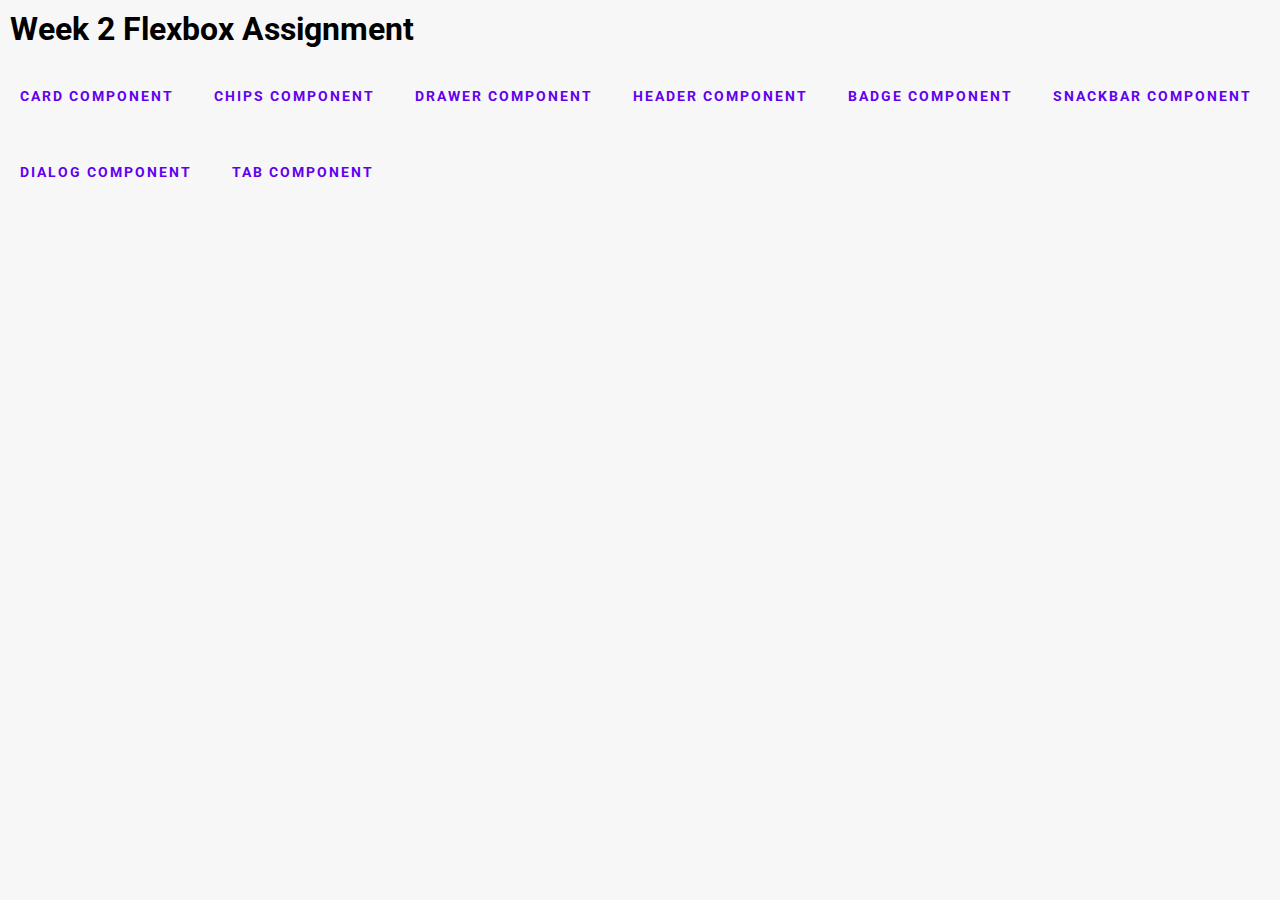
<file: index.html>
<!DOCTYPE html>
<html lang="en">
<head>
    <meta charset="UTF-8">
    <meta http-equiv="X-UA-Compatible" content="IE=edge">
    <meta name="viewport" content="width=device-width, initial-scale=1.0">
    <link rel="stylesheet" href="style.css">
    <title>Week 2 Assginment</title>
</head>
<body>
    <h1>Week 2 Flexbox Assignment</h1>
    <section class="links">
        <a href="components/cards/index.html">Card component</a>
        <a href="components/chips/index.html">Chips component</a>
        <a href="components/drawer/index.html">Drawer component</a>
        <a href="components/header/index.html">Header component</a>
        <a href="components/badge/index.html">Badge component</a>
        <a href="components/snackbar/index.html">Snackbar component</a>
        <a href="components/dialog/index.html">Dialog component</a>
        <a href="components/tabs/index.html">Tab component</a>
    </section>
</body>
</html>
</file>
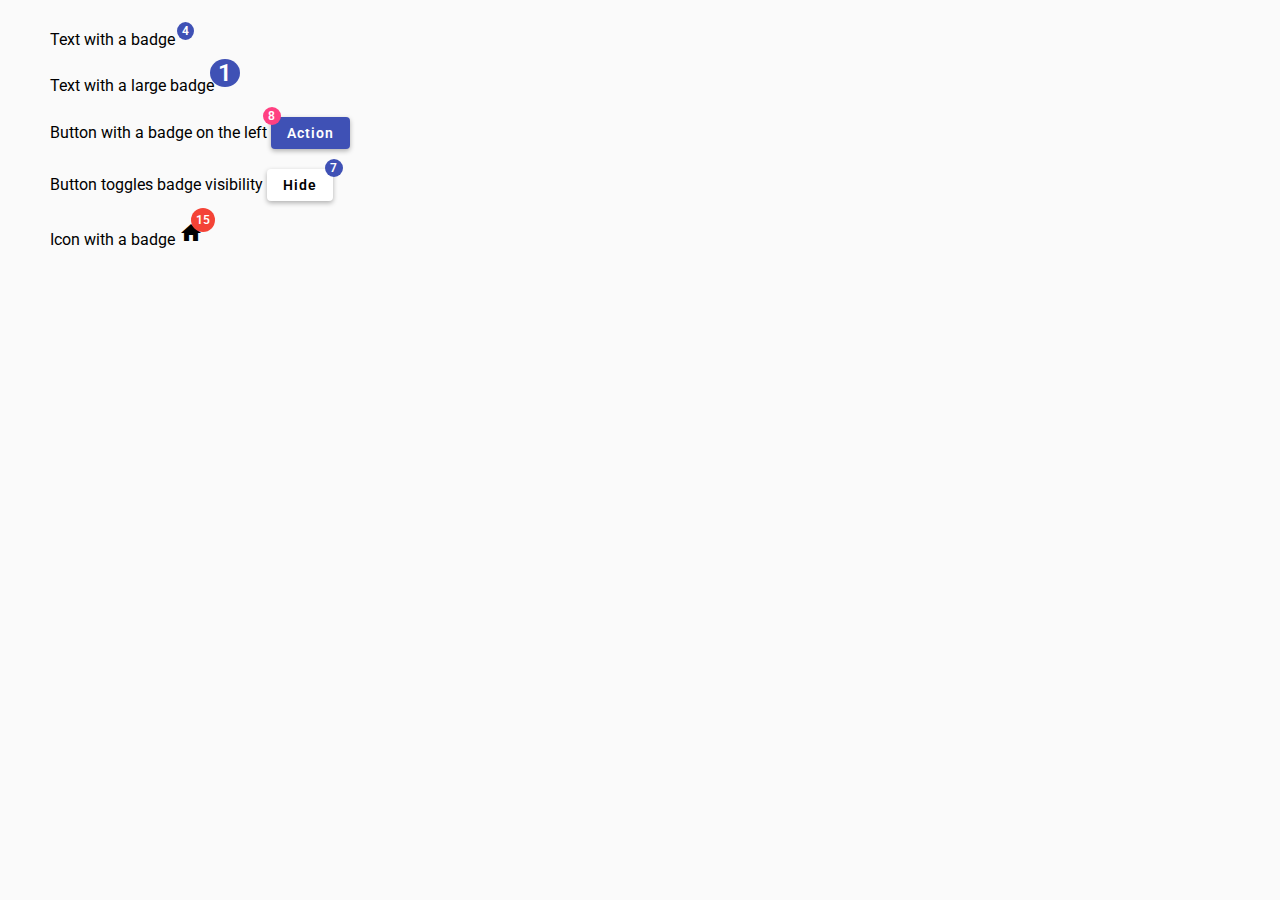
<file: components/badge/index.html>
<!DOCTYPE html>
<html lang="en">
<head>
    <meta charset="UTF-8">
    <meta http-equiv="X-UA-Compatible" content="IE=edge">
    <meta name="viewport" content="width=device-width, initial-scale=1.0">
    <link href="https://fonts.googleapis.com/icon?family=Material+Icons"
      rel="stylesheet">
    <link rel="stylesheet" href="style.css">
    <title>Badge component</title>
</head>
<body>
    <section class="container">
        <p>
            Text with a badge 
            <span class="badge number">4</span>
        </p>
        <p>
            Text with a large badge 
            <span class="badge big-number">1</span>
        </p>
        <p>
            Button with a badge on the left 
            <button class="btn-action">Action 
                <span class="badge num-left">8</span>
            </button>
        </p>
        <p>
            Button toggles badge visibility 
            <button class="btn-hide">Hide
                <span class="badge num-hide">7</span>
            </button>
        </p>
        <p>
            Icon with a badge 
            <span class="icon-parent">
                <span class="material-icons">home</span>
                <span class="badge num-icon">15</span>
            </span>
        </p>
    </section>
</body>
</html>
</file>
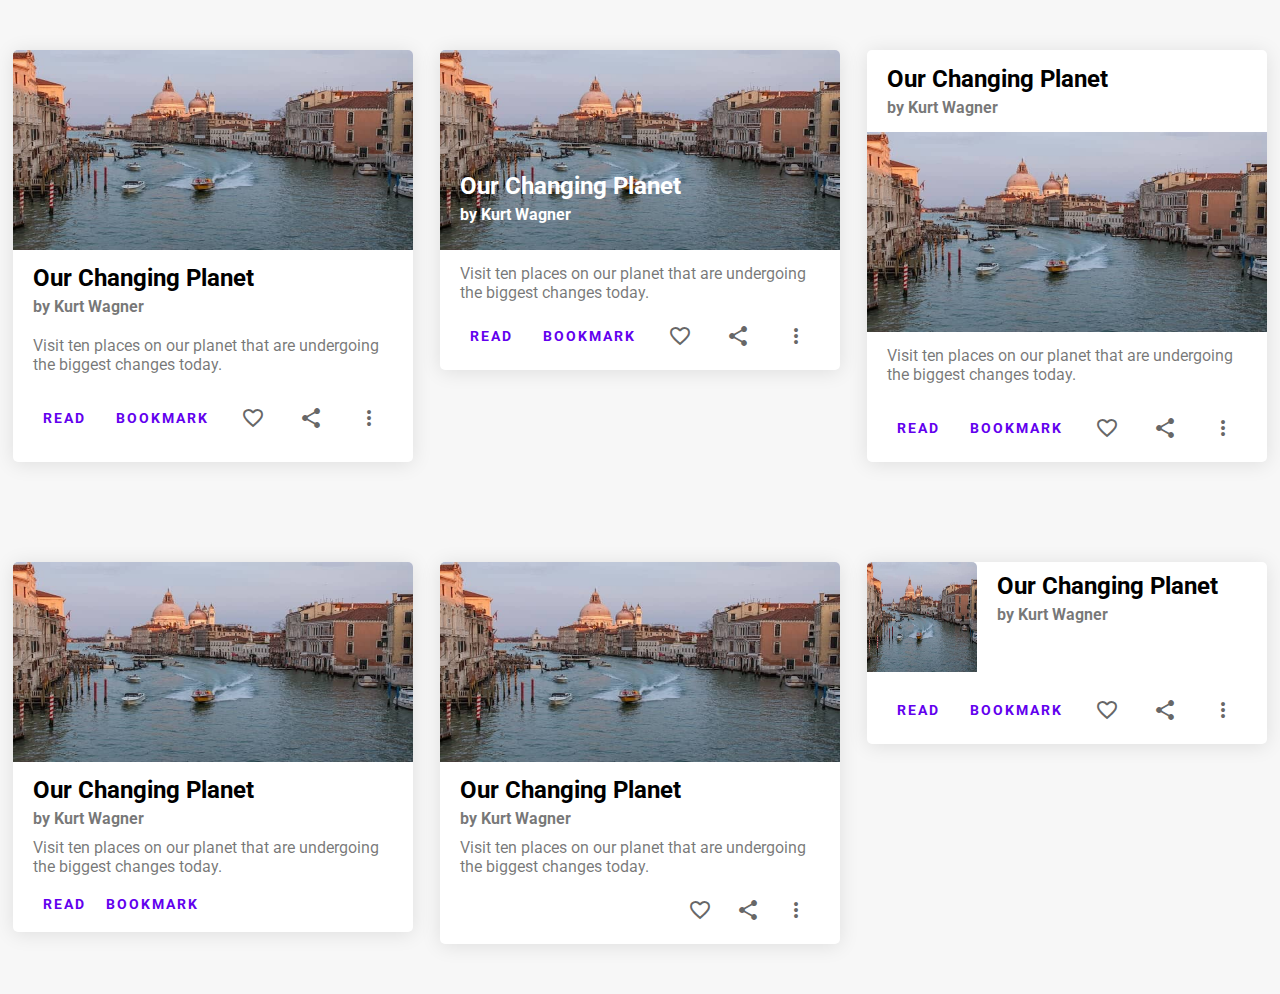
<file: components/cards/index.html>
<!DOCTYPE html>
<html lang="en">
<head>
    <meta charset="UTF-8">
    <meta http-equiv="X-UA-Compatible" content="IE=edge">
    <meta name="viewport" content="width=device-width, initial-scale=1.0">
    <link href="https://fonts.googleapis.com/icon?family=Material+Icons"
      rel="stylesheet">
      <link rel="stylesheet" href="cards.css">
    <title>card component</title>
</head>
<body>
    <section class="cards-container">
        <!-- 1. Card basic -->
        <div class="card-base-container card-1">
            <div class="img">
                <img src="card-image.jpg" alt="">
            </div>
            <div class="header">
                <h2>Our Changing Planet</h2>
                <h4>by Kurt Wagner</h4>
            </div>
            <div class="text">
                <p>Visit ten places on our planet that are undergoing the biggest changes today.</p>
            </div>
            <div class="links">
                <a href="#" class="btn-link">Read</a>
                <a href="#" class="btn-link">Bookmark</a>
                <a href="#" class="icon-link">
                    <span class="material-icons">
                        favorite_border
                    </span>
                </a>
                <a href="#" class="icon-link">
                    <span class="material-icons">
                        share
                    </span>
                </a>
                <a href="#" class="icon-link">
                    <span class="material-icons">
                        more_vert
                    </span>
                </a>
            </div>
        </div>

        <!-- 2. card with text over media -->
        <div class="card-base-container card-2">
            <div class="img">
                <img src="card-image.jpg" alt="">
            </div>
            <div class="header">
                <h2>Our Changing Planet</h2>
                <h4>by Kurt Wagner</h4>
            </div>
            <div class="text">
                <p>Visit ten places on our planet that are undergoing the biggest changes today.</p>
            </div>
            <div class="links">
                <a href="#" class="btn-link">Read</a>
                <a href="#" class="btn-link">Bookmark</a>
                <a href="#" class="icon-link">
                    <span class="material-icons">
                        favorite_outline
                    </span>
                </a>
                <a href="#" class="icon-link">
                    <span class="material-icons">
                        share
                    </span>
                </a>
                <a href="#" class="icon-link">
                    <span class="material-icons">
                        more_vert
                    </span>
                </a>
            </div>
        </div>

        <!-- 3. card basic header -->
        <div class="card-base-container card-3">
            <div class="img">
                <img src="card-image.jpg" alt="">
            </div>
            <div class="header">
                <h2>Our Changing Planet</h2>
                <h4>by Kurt Wagner</h4>
            </div>
            <div class="text">
                <p>Visit ten places on our planet that are undergoing the biggest changes today.</p>
            </div>
            <div class="links">
                <a href="#" class="btn-link">Read</a>
                <a href="#" class="btn-link">Bookmark</a>
                <a href="#" class="icon-link">
                    <span class="material-icons">
                        favorite_border
                    </span>
                </a>
                <a href="#" class="icon-link">
                    <span class="material-icons">
                        share
                    </span>
                </a>
                <a href="#" class="icon-link">
                    <span class="material-icons">
                        more_vert
                    </span>
                </a>
            </div>
        </div>

        <!-- 4. card with only buttons -->
        <div class="card-base-container card-4">
            <div class="img">
                <img src="card-image.jpg" alt="">
            </div>
            <div class="header">
                <h2>Our Changing Planet</h2>
                <h4>by Kurt Wagner</h4>
            </div>
            <div class="text">
                <p>Visit ten places on our planet that are undergoing the biggest changes today.</p>
            </div>
            <div class="links">
                <a href="#" class="btn-link">Read</a>
                <a href="#" class="btn-link">Bookmark</a>
                <a href="#" class="icon-link">
                    <span class="material-icons">
                        favorite_border
                    </span>
                </a>
                <a href="#" class="icon-link">
                    <span class="material-icons">
                        share
                    </span>
                </a>
                <a href="#" class="icon-link">
                    <span class="material-icons">
                        more_vert
                    </span>
                </a>
            </div>
        </div>

        <!-- 5. card with only icons -->
        <div class="card-base-container card-5">
            <div class="img">
                <img src="card-image.jpg" alt="">
            </div>
            <div class="header">
                <h2>Our Changing Planet</h2>
                <h4>by Kurt Wagner</h4>
            </div>
            <div class="text">
                <p>Visit ten places on our planet that are undergoing the biggest changes today.</p>
            </div>
            <div class="links">
                <a href="#" class="btn-link">Read</a>
                <a href="#" class="btn-link">Bookmark</a>
                <a href="#" class="icon-link">
                    <span class="material-icons">
                        favorite_border
                    </span>
                </a>
                <a href="#" class="icon-link">
                    <span class="material-icons">
                        share
                    </span>
                </a>
                <a href="#" class="icon-link">
                    <span class="material-icons">
                        more_vert
                    </span>
                </a>
            </div>
        </div>

        <!-- 6. card horizontal image text  -->
        <div class="card-base-container card-6">
            <div class="img">
                <img src="card-image.jpg" alt="">
            </div>
            <div class="header">
                <h2>Our Changing Planet</h2>
                <h4>by Kurt Wagner</h4>
            </div>
            <div class="text">
                <p>Visit ten places on our planet that are undergoing the biggest changes today.</p>
            </div>
            <div class="links">
                <a href="#" class="btn-link">Read</a>
                <a href="#" class="btn-link">Bookmark</a>
                <a href="#" class="icon-link">
                    <span class="material-icons">
                        favorite_border
                    </span>
                </a>
                <a href="#" class="icon-link">
                    <span class="material-icons">
                        share
                    </span>
                </a>
                <a href="#" class="icon-link">
                    <span class="material-icons">
                        more_vert
                    </span>
                </a>
            </div>
        </div>
    </section>
</body>
</html>
</file>
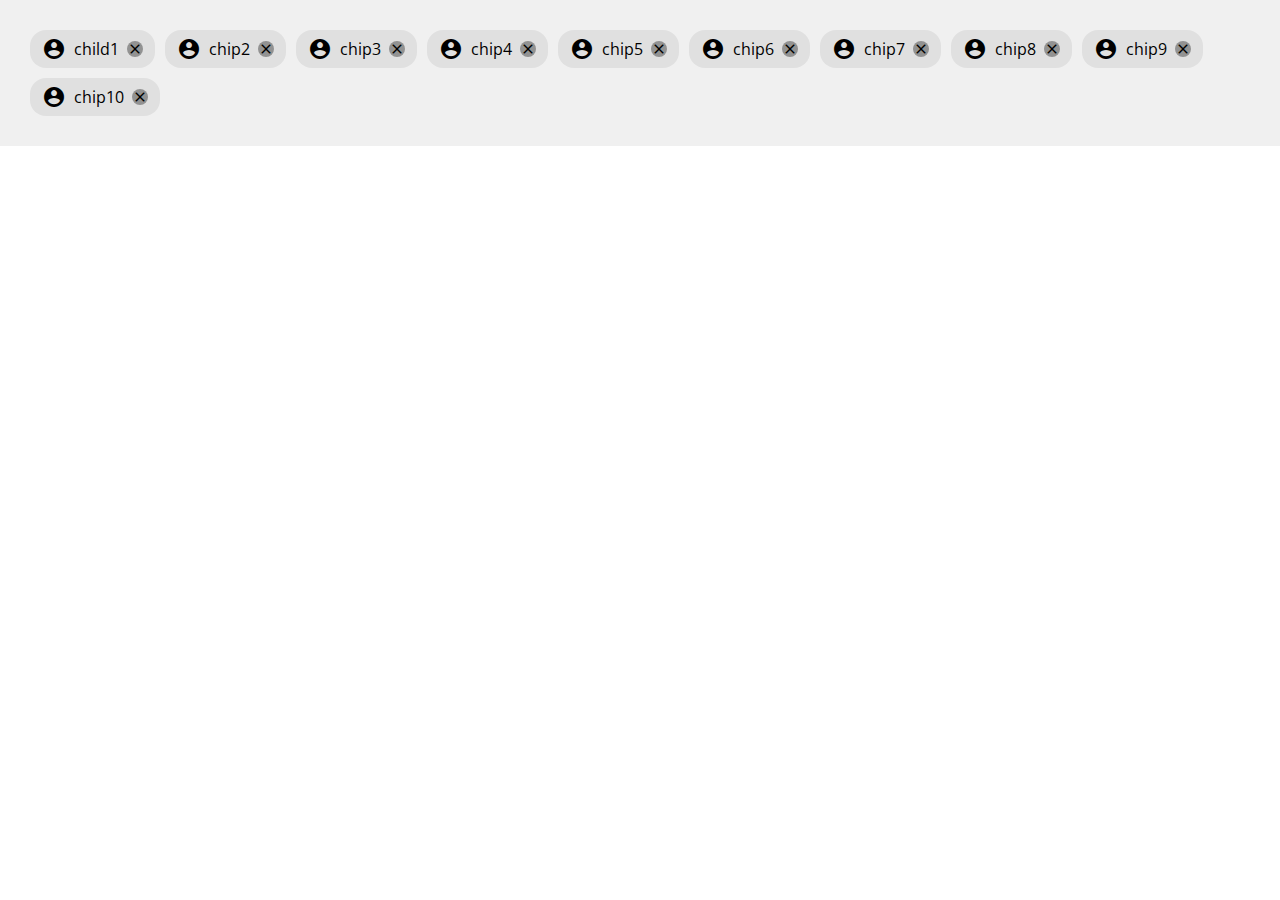
<file: components/chips/index.html>
<!DOCTYPE html>
<html lang="en">
<head>
    <meta charset="UTF-8">
    <meta http-equiv="X-UA-Compatible" content="IE=edge">
    <meta name="viewport" content="width=device-width, initial-scale=1.0">
    <link href="https://fonts.googleapis.com/icon?family=Material+Icons"
      rel="stylesheet">
      <link rel="stylesheet" href="chips.css">
    <title>Chips component</title>
</head>
<body>
    <section class="container">
        <div class="chip">
            <span class="material-icons user">account_circle</span>
            child1
            <span class="material-icons">close</span>
        </div>
        <div class="chip">
            <span class="material-icons user">account_circle</span>
            chip2 <span class="material-icons">close</span>
        </div>
        <div class="chip">
            <span class="material-icons user">account_circle</span>
            chip3 <span class="material-icons">close</span>
        </div>
        <div class="chip">
            <span class="material-icons user">account_circle</span>
            chip4 <span class="material-icons">close</span>
        </div>
        <div class="chip">
            <span class="material-icons user">account_circle</span>
            chip5 <span class="material-icons">close</span>
        </div>
        <div class="chip">
            <span class="material-icons user">account_circle</span>
            chip6 <span class="material-icons">close</span>
        </div>
        <div class="chip">
            <span class="material-icons user">account_circle</span>
            chip7 <span class="material-icons">close</span>
        </div>
        <div class="chip">
            <span class="material-icons user">account_circle</span>
            chip8 <span class="material-icons">close</span>
        </div>
        <div class="chip">
            <span class="material-icons user">account_circle</span>
            chip9 <span class="material-icons">close</span>
        </div>
        <div class="chip">
            <span class="material-icons user">account_circle</span>
            chip10 <span class="material-icons">close</span>
        </div>
    </section>
</body>
</html>
</file>
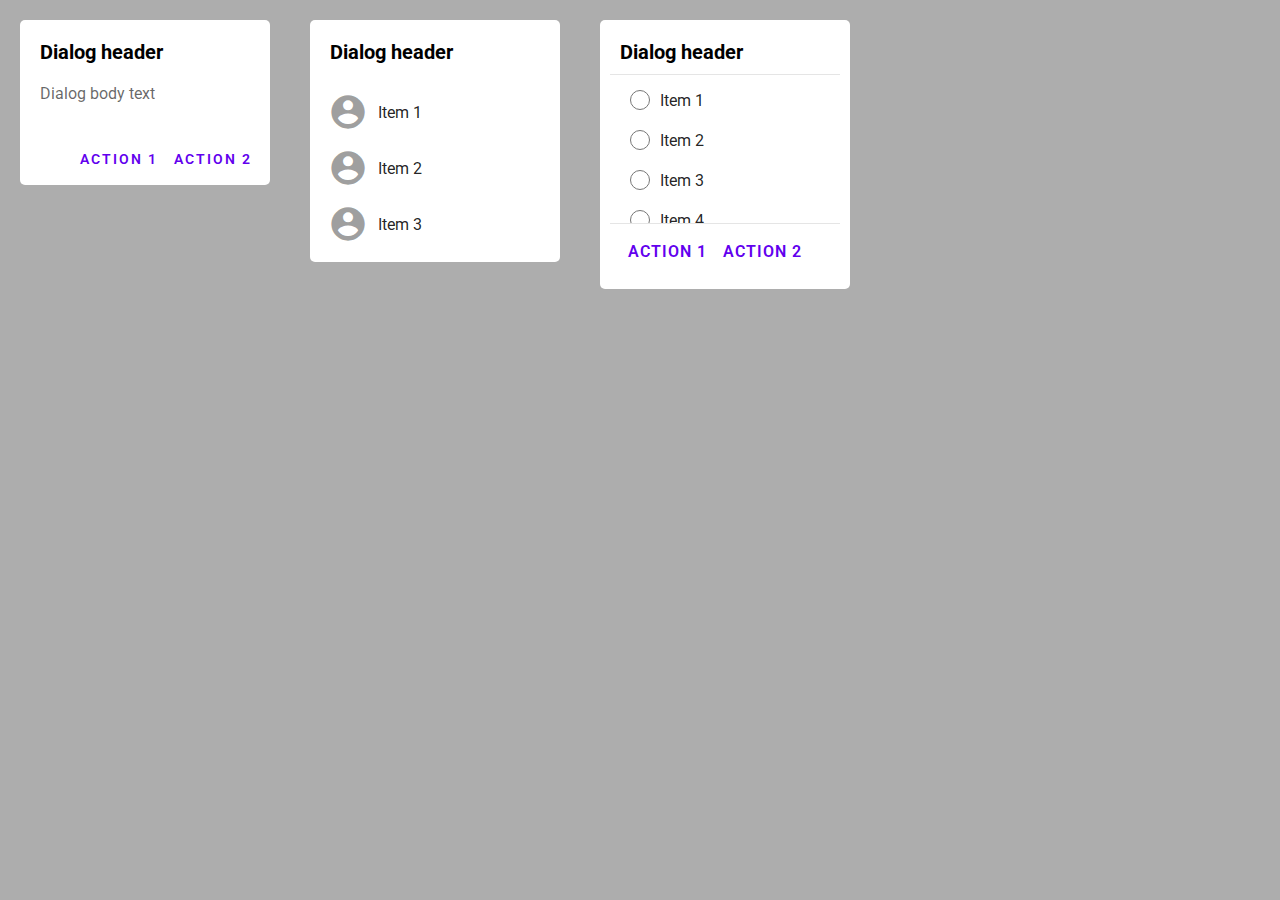
<file: components/dialog/index.html>
<!DOCTYPE html>
<html lang="en">
<head>
    <meta charset="UTF-8">
    <meta http-equiv="X-UA-Compatible" content="IE=edge">
    <meta name="viewport" content="width=device-width, initial-scale=1.0">
    <link href="https://fonts.googleapis.com/icon?family=Material+Icons"
      rel="stylesheet">
    <link rel="stylesheet" href="style.css">
    <title>Dialog component</title>
</head>
<body>
    <section class="base-container">
        <div class="container dialog-1">
            <h3>Dialog header</h3>
            <p>Dialog body text</p>
            <div class="links">
                <a href="#" class="action">Action 1</a>
                <a href="#" class="action">Action 2</a>
            </div>
        </div>
    
        <div class="container dialog-2">
            <h3>Dialog header</h3>
            <div class="links">
                <a href="#" class="action">
                    <span class="material-icons">account_circle</span>
                    Item 1
                </a>
                <a href="#" class="action">
                    <span class="material-icons">account_circle</span>
                    Item 2
                </a>
                <a href="#" class="action">
                    <span class="material-icons">account_circle</span>
                    Item 3
                </a>
            </div>
        </div>

        <div class="container dialog-3">
            <h3>Dialog header</h3>
            <div class="links">
            <div class="radio-input">
                <input type="radio" id="item1" name="item-list"  value="item1">
                <label for="item1">Item 1</label>
            </div>
            <div class="radio-input">
                <input type="radio" id="item2" name="item-list" value="item2">
                <label for="item2">Item 2</label>
            </div>
            <div class="radio-input">
                <input type="radio" id="item3" name="item-list" value="item3">
                <label for="item3">Item 3</label>
            </div>
            <div class="radio-input">
                <input type="radio" id="item4" name="item-list" value="item4">
                <label for="item4">Item 4</label>
            </div>
            </div>
            <div class="action">
            <a href="#">Action 1</a>
            <a href="#">Action 2</a>
            </div>
        </div>
    </section>
</body>
</html>
</file>
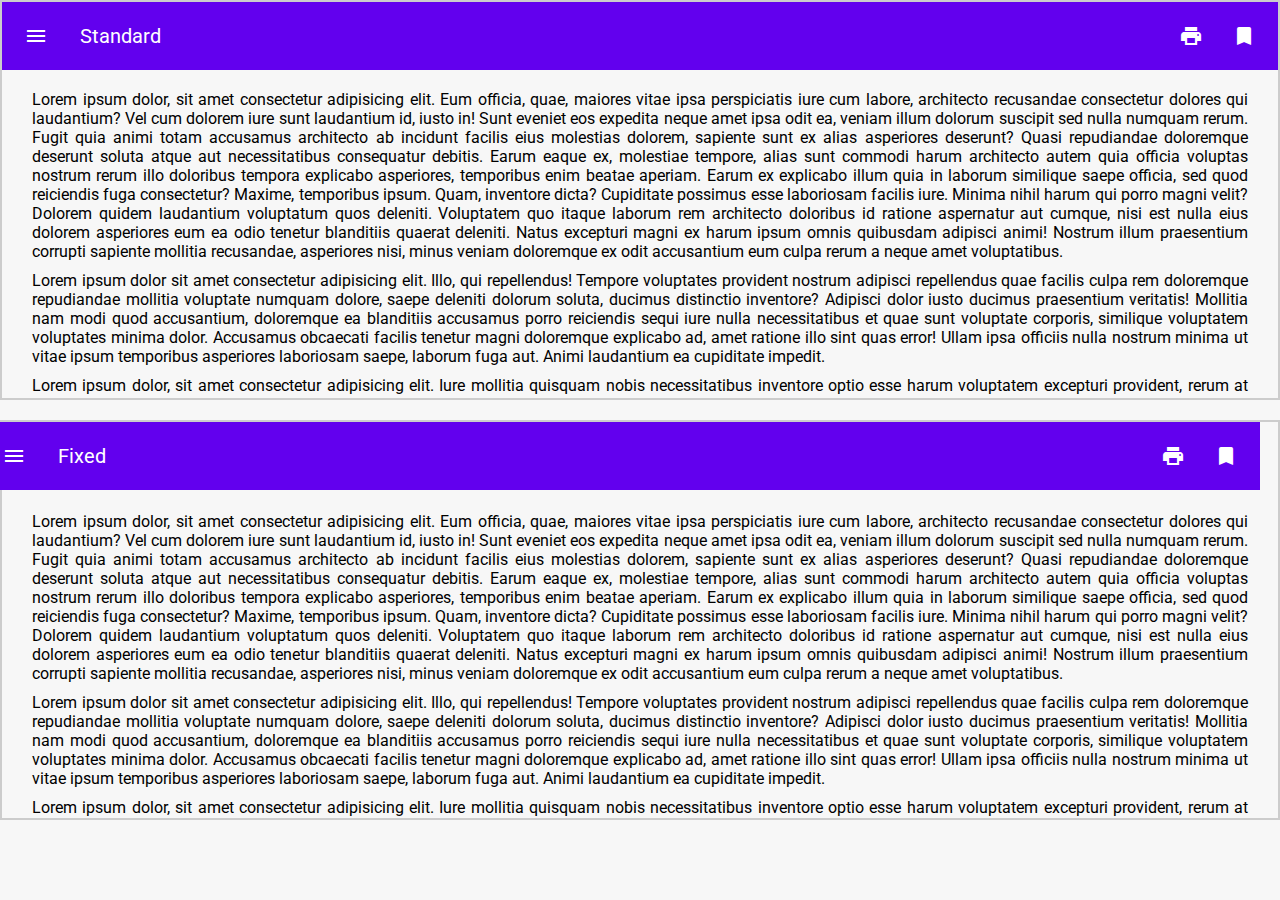
<file: components/header/index.html>
<!DOCTYPE html>
<html lang="en">
<head>
    <meta charset="UTF-8">
    <meta http-equiv="X-UA-Compatible" content="IE=edge">
    <meta name="viewport" content="width=device-width, initial-scale=1.0">
    <link href="https://fonts.googleapis.com/icon?family=Material+Icons"
      rel="stylesheet">
    <link rel="stylesheet" href="style.css">
    <title>Header component</title>
</head>
<body>
    <section class="base-container">
        <div class="container">
            <div class="left-nav">
                <span class="material-icons">menu</span>
                <span class="text">Standard</span>
            </div>
            <div class="right-nav">
                <span class="material-icons">download</span>
                <span class="material-icons">print</span>
                <span class="material-icons">bookmark</span>
            </div>
        </div>
    
        <div class="dummy-text">
            <p>Lorem ipsum dolor, sit amet consectetur adipisicing elit. Eum officia, quae, maiores vitae ipsa perspiciatis iure cum labore, architecto recusandae consectetur dolores qui laudantium? Vel cum dolorem iure sunt laudantium id, iusto in! Sunt eveniet eos expedita neque amet ipsa odit ea, veniam illum dolorum suscipit sed nulla numquam rerum. Fugit quia animi totam accusamus architecto ab incidunt facilis eius molestias dolorem, sapiente sunt ex alias asperiores deserunt? Quasi repudiandae doloremque deserunt soluta atque aut necessitatibus consequatur debitis. Earum eaque ex, molestiae tempore, alias sunt commodi harum architecto autem quia officia voluptas nostrum rerum illo doloribus tempora explicabo asperiores, temporibus enim beatae aperiam. Earum ex explicabo illum quia in laborum similique saepe officia, sed quod reiciendis fuga consectetur? Maxime, temporibus ipsum. Quam, inventore dicta? Cupiditate possimus esse laboriosam facilis iure. Minima nihil harum qui porro magni velit? Dolorem quidem laudantium voluptatum quos deleniti. Voluptatem quo itaque laborum rem architecto doloribus id ratione aspernatur aut cumque, nisi est nulla eius dolorem asperiores eum ea odio tenetur blanditiis quaerat deleniti. Natus excepturi magni ex harum ipsum omnis quibusdam adipisci animi! Nostrum illum praesentium corrupti sapiente mollitia recusandae, asperiores nisi, minus veniam doloremque ex odit accusantium eum culpa rerum a neque amet voluptatibus.</p>
            <p>Lorem ipsum dolor sit amet consectetur adipisicing elit. Illo, qui repellendus! Tempore voluptates provident nostrum adipisci repellendus quae facilis culpa rem doloremque repudiandae mollitia voluptate numquam dolore, saepe deleniti dolorum soluta, ducimus distinctio inventore? Adipisci dolor iusto ducimus praesentium veritatis! Mollitia nam modi quod accusantium, doloremque ea blanditiis accusamus porro reiciendis sequi iure nulla necessitatibus et quae sunt voluptate corporis, similique voluptatem voluptates minima dolor. Accusamus obcaecati facilis tenetur magni doloremque explicabo ad, amet ratione illo sint quas error! Ullam ipsa officiis nulla nostrum minima ut vitae ipsum temporibus asperiores laboriosam saepe, laborum fuga aut. Animi laudantium ea cupiditate impedit.</p>
    
            <p>Lorem ipsum dolor, sit amet consectetur adipisicing elit. Iure mollitia quisquam nobis necessitatibus inventore optio esse harum voluptatem excepturi provident, rerum at consectetur, atque reprehenderit ut laboriosam asperiores architecto officiis dicta cupiditate eveniet quos voluptas autem debitis. Quae cum provident, placeat vitae est iste eaque accusantium adipisci sit repellendus minus numquam nihil qui rem dolor sed aspernatur maxime voluptatum aperiam exercitationem ab quos sequi! Placeat, rerum eveniet omnis eligendi pariatur nesciunt repudiandae iste quod, magnam distinctio saepe harum quibusdam sint optio totam temporibus sit odit. Voluptatum placeat minus atque at, dolor vitae quasi voluptas non! Ipsa, minus doloribus? Laboriosam, dolorem!</p>
    
            <p>Lorem ipsum dolor sit amet consectetur adipisicing elit. Explicabo consectetur obcaecati blanditiis recusandae vero modi a ipsam at reprehenderit voluptatibus suscipit nulla quas culpa ipsa saepe sunt iste unde tempora cupiditate ab, assumenda vitae animi impedit. Tempore aliquid dicta sunt, eum nam quasi vel ipsam distinctio, necessitatibus repellendus tenetur! Voluptates aut commodi tempora officiis iste mollitia qui nisi consectetur earum, cum necessitatibus, aliquam incidunt voluptatibus temporibus repellendus magni alias! Quia pariatur ipsam illo! Ratione eligendi perferendis officiis neque nisi unde veritatis est, beatae culpa quis quae? Praesentium neque est vel ratione sint vero eligendi totam cupiditate veritatis aliquid voluptate molestias debitis sit nesciunt eum sapiente doloremque ipsam accusamus modi error, iusto nulla voluptatem! Dolorem modi sit fuga beatae doloribus sed. Est impedit voluptatibus consequatur eveniet consectetur asperiores, magni excepturi suscipit ipsam voluptas minus dolor veniam soluta nam neque facere adipisci eligendi, vitae ipsa ratione corrupti non at! Animi natus voluptate impedit nihil consectetur dolorum consequatur blanditiis iusto expedita nisi! Beatae blanditiis dolor quasi aliquam expedita corrupti modi, deserunt quod laudantium repellat delectus dolorum at. Animi rem, eligendi corrupti totam commodi error aperiam minima doloremque! Excepturi cum a fugiat possimus magnam obcaecati cumque tenetur eaque repellat, officia pariatur recusandae distinctio minima?</p>
    
            <p>Lorem ipsum dolor sit, amet consectetur adipisicing elit. Illum totam inventore autem. Officiis illo fugit earum similique nesciunt, deleniti doloribus ipsam, repellat cumque obcaecati iste adipisci vel exercitationem nobis delectus consectetur neque optio, expedita itaque? Inventore, fugiat! Praesentium earum, deserunt optio culpa porro molestias laboriosam in veritatis eum, et neque quod consectetur cumque accusantium asperiores nam illo ullam iure deleniti id expedita! Fugiat facilis placeat ad, eligendi exercitationem soluta maxime. Labore temporibus sunt molestiae iste quisquam praesentium sit reiciendis illum, omnis neque, voluptatibus pariatur impedit quod consequuntur quas! Ut nesciunt a earum consectetur fugit repellendus, inventore dignissimos amet consequuntur neque velit maxime atque quam veniam distinctio dolorem incidunt. Quod a autem nisi ea fugiat, fugit beatae tempora provident. Consequatur et vitae ea, odit, ipsa asperiores ratione distinctio saepe ab facilis neque molestias similique ipsam dignissimos recusandae praesentium quae ad? Fuga, explicabo sapiente, doloremque sed cumque iure libero quasi cupiditate placeat magnam corporis quis quae modi magni nulla voluptates laboriosam odio deleniti totam iste! Veritatis laboriosam veniam minus labore quidem, itaque voluptatem accusantium aliquid rem. Delectus aut, commodi officiis ullam nemo laudantium et nulla quis accusantium omnis officia ad molestias consequuntur illo! Quo rerum sunt recusandae hic ducimus sapiente quaerat natus?</p>
        </div>
    </section>
    
    <!-- Fixed menu -->
    <section class="base-container">
        <div class="container fixed-menu">
            <div class="left-nav">
                <span class="material-icons">menu</span>
                <span class="text">Fixed</span>
            </div>
            <div class="right-nav">
                <span class="material-icons">download</span>
                <span class="material-icons">print</span>
                <span class="material-icons">bookmark</span>
            </div>
        </div>

        <div class="dummy-text fixed-para">
            <p>Lorem ipsum dolor, sit amet consectetur adipisicing elit. Eum officia, quae, maiores vitae ipsa perspiciatis iure cum labore, architecto recusandae consectetur dolores qui laudantium? Vel cum dolorem iure sunt laudantium id, iusto in! Sunt eveniet eos expedita neque amet ipsa odit ea, veniam illum dolorum suscipit sed nulla numquam rerum. Fugit quia animi totam accusamus architecto ab incidunt facilis eius molestias dolorem, sapiente sunt ex alias asperiores deserunt? Quasi repudiandae doloremque deserunt soluta atque aut necessitatibus consequatur debitis. Earum eaque ex, molestiae tempore, alias sunt commodi harum architecto autem quia officia voluptas nostrum rerum illo doloribus tempora explicabo asperiores, temporibus enim beatae aperiam. Earum ex explicabo illum quia in laborum similique saepe officia, sed quod reiciendis fuga consectetur? Maxime, temporibus ipsum. Quam, inventore dicta? Cupiditate possimus esse laboriosam facilis iure. Minima nihil harum qui porro magni velit? Dolorem quidem laudantium voluptatum quos deleniti. Voluptatem quo itaque laborum rem architecto doloribus id ratione aspernatur aut cumque, nisi est nulla eius dolorem asperiores eum ea odio tenetur blanditiis quaerat deleniti. Natus excepturi magni ex harum ipsum omnis quibusdam adipisci animi! Nostrum illum praesentium corrupti sapiente mollitia recusandae, asperiores nisi, minus veniam doloremque ex odit accusantium eum culpa rerum a neque amet voluptatibus.</p>
            <p>Lorem ipsum dolor sit amet consectetur adipisicing elit. Illo, qui repellendus! Tempore voluptates provident nostrum adipisci repellendus quae facilis culpa rem doloremque repudiandae mollitia voluptate numquam dolore, saepe deleniti dolorum soluta, ducimus distinctio inventore? Adipisci dolor iusto ducimus praesentium veritatis! Mollitia nam modi quod accusantium, doloremque ea blanditiis accusamus porro reiciendis sequi iure nulla necessitatibus et quae sunt voluptate corporis, similique voluptatem voluptates minima dolor. Accusamus obcaecati facilis tenetur magni doloremque explicabo ad, amet ratione illo sint quas error! Ullam ipsa officiis nulla nostrum minima ut vitae ipsum temporibus asperiores laboriosam saepe, laborum fuga aut. Animi laudantium ea cupiditate impedit.</p>
    
            <p>Lorem ipsum dolor, sit amet consectetur adipisicing elit. Iure mollitia quisquam nobis necessitatibus inventore optio esse harum voluptatem excepturi provident, rerum at consectetur, atque reprehenderit ut laboriosam asperiores architecto officiis dicta cupiditate eveniet quos voluptas autem debitis. Quae cum provident, placeat vitae est iste eaque accusantium adipisci sit repellendus minus numquam nihil qui rem dolor sed aspernatur maxime voluptatum aperiam exercitationem ab quos sequi! Placeat, rerum eveniet omnis eligendi pariatur nesciunt repudiandae iste quod, magnam distinctio saepe harum quibusdam sint optio totam temporibus sit odit. Voluptatum placeat minus atque at, dolor vitae quasi voluptas non! Ipsa, minus doloribus? Laboriosam, dolorem!</p>
    
            <p>Lorem ipsum dolor sit amet consectetur adipisicing elit. Explicabo consectetur obcaecati blanditiis recusandae vero modi a ipsam at reprehenderit voluptatibus suscipit nulla quas culpa ipsa saepe sunt iste unde tempora cupiditate ab, assumenda vitae animi impedit. Tempore aliquid dicta sunt, eum nam quasi vel ipsam distinctio, necessitatibus repellendus tenetur! Voluptates aut commodi tempora officiis iste mollitia qui nisi consectetur earum, cum necessitatibus, aliquam incidunt voluptatibus temporibus repellendus magni alias! Quia pariatur ipsam illo! Ratione eligendi perferendis officiis neque nisi unde veritatis est, beatae culpa quis quae? Praesentium neque est vel ratione sint vero eligendi totam cupiditate veritatis aliquid voluptate molestias debitis sit nesciunt eum sapiente doloremque ipsam accusamus modi error, iusto nulla voluptatem! Dolorem modi sit fuga beatae doloribus sed. Est impedit voluptatibus consequatur eveniet consectetur asperiores, magni excepturi suscipit ipsam voluptas minus dolor veniam soluta nam neque facere adipisci eligendi, vitae ipsa ratione corrupti non at! Animi natus voluptate impedit nihil consectetur dolorum consequatur blanditiis iusto expedita nisi! Beatae blanditiis dolor quasi aliquam expedita corrupti modi, deserunt quod laudantium repellat delectus dolorum at. Animi rem, eligendi corrupti totam commodi error aperiam minima doloremque! Excepturi cum a fugiat possimus magnam obcaecati cumque tenetur eaque repellat, officia pariatur recusandae distinctio minima?</p>
    
            <p>Lorem ipsum dolor sit, amet consectetur adipisicing elit. Illum totam inventore autem. Officiis illo fugit earum similique nesciunt, deleniti doloribus ipsam, repellat cumque obcaecati iste adipisci vel exercitationem nobis delectus consectetur neque optio, expedita itaque? Inventore, fugiat! Praesentium earum, deserunt optio culpa porro molestias laboriosam in veritatis eum, et neque quod consectetur cumque accusantium asperiores nam illo ullam iure deleniti id expedita! Fugiat facilis placeat ad, eligendi exercitationem soluta maxime. Labore temporibus sunt molestiae iste quisquam praesentium sit reiciendis illum, omnis neque, voluptatibus pariatur impedit quod consequuntur quas! Ut nesciunt a earum consectetur fugit repellendus, inventore dignissimos amet consequuntur neque velit maxime atque quam veniam distinctio dolorem incidunt. Quod a autem nisi ea fugiat, fugit beatae tempora provident. Consequatur et vitae ea, odit, ipsa asperiores ratione distinctio saepe ab facilis neque molestias similique ipsam dignissimos recusandae praesentium quae ad? Fuga, explicabo sapiente, doloremque sed cumque iure libero quasi cupiditate placeat magnam corporis quis quae modi magni nulla voluptates laboriosam odio deleniti totam iste! Veritatis laboriosam veniam minus labore quidem, itaque voluptatem accusantium aliquid rem. Delectus aut, commodi officiis ullam nemo laudantium et nulla quis accusantium omnis officia ad molestias consequuntur illo! Quo rerum sunt recusandae hic ducimus sapiente quaerat natus?</p>
        </div>
    </section>
</body>
</html>
</file>
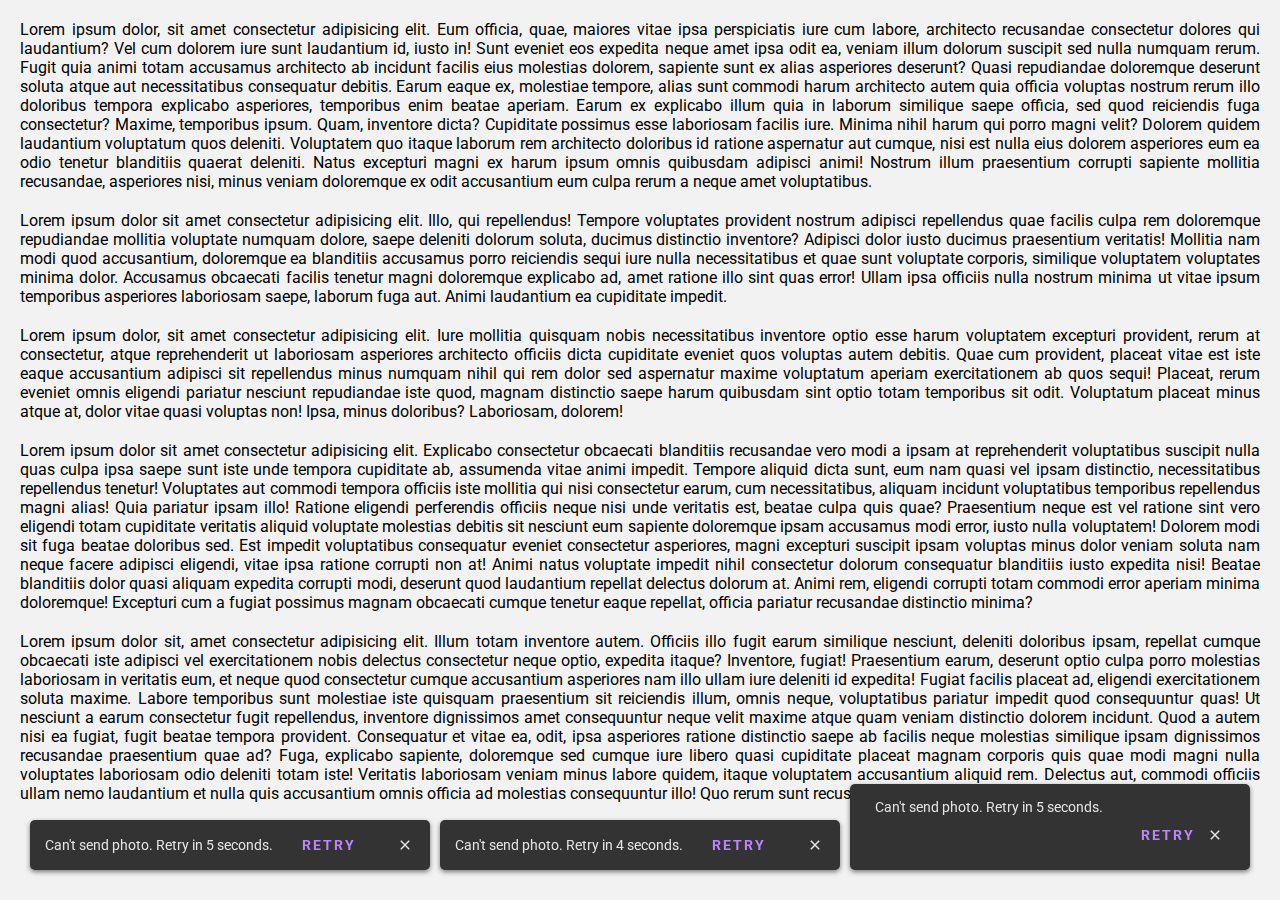
<file: components/snackbar/index.html>
<!DOCTYPE html>
<html lang="en">
<head>
    <meta charset="UTF-8">
    <meta http-equiv="X-UA-Compatible" content="IE=edge">
    <meta name="viewport" content="width=device-width, initial-scale=1.0">
    <link href="https://fonts.googleapis.com/icon?family=Material+Icons"
      rel="stylesheet">
    <link rel="stylesheet" href="style.css">
    <title>Snackbar component</title>
</head>
<body>
    <section class="container leading">
        <span class="text">Can't send photo. Retry in 5 seconds.</span>
        <a href="#">Retry</a>
        <span class="material-icons">close</span>
    </section>

    <section class="container baseline">
        <span class="text">Can't send photo. Retry in 4 seconds.</span>
        <a href="#">Retry</a>
        <span class="material-icons">close</span>
    </section>

    <section class="container stacked">
        <span class="text">Can't send photo. Retry in 5 seconds.</span>
        <div class="stacked-cont">
            <a href="#">Retry</a>
            <span class="material-icons">close</span>
        </div>
    </section>

    <section class="dummy-text">
        <p>Lorem ipsum dolor, sit amet consectetur adipisicing elit. Eum officia, quae, maiores vitae ipsa perspiciatis iure cum labore, architecto recusandae consectetur dolores qui laudantium? Vel cum dolorem iure sunt laudantium id, iusto in! Sunt eveniet eos expedita neque amet ipsa odit ea, veniam illum dolorum suscipit sed nulla numquam rerum. Fugit quia animi totam accusamus architecto ab incidunt facilis eius molestias dolorem, sapiente sunt ex alias asperiores deserunt? Quasi repudiandae doloremque deserunt soluta atque aut necessitatibus consequatur debitis. Earum eaque ex, molestiae tempore, alias sunt commodi harum architecto autem quia officia voluptas nostrum rerum illo doloribus tempora explicabo asperiores, temporibus enim beatae aperiam. Earum ex explicabo illum quia in laborum similique saepe officia, sed quod reiciendis fuga consectetur? Maxime, temporibus ipsum. Quam, inventore dicta? Cupiditate possimus esse laboriosam facilis iure. Minima nihil harum qui porro magni velit? Dolorem quidem laudantium voluptatum quos deleniti. Voluptatem quo itaque laborum rem architecto doloribus id ratione aspernatur aut cumque, nisi est nulla eius dolorem asperiores eum ea odio tenetur blanditiis quaerat deleniti. Natus excepturi magni ex harum ipsum omnis quibusdam adipisci animi! Nostrum illum praesentium corrupti sapiente mollitia recusandae, asperiores nisi, minus veniam doloremque ex odit accusantium eum culpa rerum a neque amet voluptatibus.</p>
        <p>Lorem ipsum dolor sit amet consectetur adipisicing elit. Illo, qui repellendus! Tempore voluptates provident nostrum adipisci repellendus quae facilis culpa rem doloremque repudiandae mollitia voluptate numquam dolore, saepe deleniti dolorum soluta, ducimus distinctio inventore? Adipisci dolor iusto ducimus praesentium veritatis! Mollitia nam modi quod accusantium, doloremque ea blanditiis accusamus porro reiciendis sequi iure nulla necessitatibus et quae sunt voluptate corporis, similique voluptatem voluptates minima dolor. Accusamus obcaecati facilis tenetur magni doloremque explicabo ad, amet ratione illo sint quas error! Ullam ipsa officiis nulla nostrum minima ut vitae ipsum temporibus asperiores laboriosam saepe, laborum fuga aut. Animi laudantium ea cupiditate impedit.</p>

        <p>Lorem ipsum dolor, sit amet consectetur adipisicing elit. Iure mollitia quisquam nobis necessitatibus inventore optio esse harum voluptatem excepturi provident, rerum at consectetur, atque reprehenderit ut laboriosam asperiores architecto officiis dicta cupiditate eveniet quos voluptas autem debitis. Quae cum provident, placeat vitae est iste eaque accusantium adipisci sit repellendus minus numquam nihil qui rem dolor sed aspernatur maxime voluptatum aperiam exercitationem ab quos sequi! Placeat, rerum eveniet omnis eligendi pariatur nesciunt repudiandae iste quod, magnam distinctio saepe harum quibusdam sint optio totam temporibus sit odit. Voluptatum placeat minus atque at, dolor vitae quasi voluptas non! Ipsa, minus doloribus? Laboriosam, dolorem!</p>

        <p>Lorem ipsum dolor sit amet consectetur adipisicing elit. Explicabo consectetur obcaecati blanditiis recusandae vero modi a ipsam at reprehenderit voluptatibus suscipit nulla quas culpa ipsa saepe sunt iste unde tempora cupiditate ab, assumenda vitae animi impedit. Tempore aliquid dicta sunt, eum nam quasi vel ipsam distinctio, necessitatibus repellendus tenetur! Voluptates aut commodi tempora officiis iste mollitia qui nisi consectetur earum, cum necessitatibus, aliquam incidunt voluptatibus temporibus repellendus magni alias! Quia pariatur ipsam illo! Ratione eligendi perferendis officiis neque nisi unde veritatis est, beatae culpa quis quae? Praesentium neque est vel ratione sint vero eligendi totam cupiditate veritatis aliquid voluptate molestias debitis sit nesciunt eum sapiente doloremque ipsam accusamus modi error, iusto nulla voluptatem! Dolorem modi sit fuga beatae doloribus sed. Est impedit voluptatibus consequatur eveniet consectetur asperiores, magni excepturi suscipit ipsam voluptas minus dolor veniam soluta nam neque facere adipisci eligendi, vitae ipsa ratione corrupti non at! Animi natus voluptate impedit nihil consectetur dolorum consequatur blanditiis iusto expedita nisi! Beatae blanditiis dolor quasi aliquam expedita corrupti modi, deserunt quod laudantium repellat delectus dolorum at. Animi rem, eligendi corrupti totam commodi error aperiam minima doloremque! Excepturi cum a fugiat possimus magnam obcaecati cumque tenetur eaque repellat, officia pariatur recusandae distinctio minima?</p>

        <p>Lorem ipsum dolor sit, amet consectetur adipisicing elit. Illum totam inventore autem. Officiis illo fugit earum similique nesciunt, deleniti doloribus ipsam, repellat cumque obcaecati iste adipisci vel exercitationem nobis delectus consectetur neque optio, expedita itaque? Inventore, fugiat! Praesentium earum, deserunt optio culpa porro molestias laboriosam in veritatis eum, et neque quod consectetur cumque accusantium asperiores nam illo ullam iure deleniti id expedita! Fugiat facilis placeat ad, eligendi exercitationem soluta maxime. Labore temporibus sunt molestiae iste quisquam praesentium sit reiciendis illum, omnis neque, voluptatibus pariatur impedit quod consequuntur quas! Ut nesciunt a earum consectetur fugit repellendus, inventore dignissimos amet consequuntur neque velit maxime atque quam veniam distinctio dolorem incidunt. Quod a autem nisi ea fugiat, fugit beatae tempora provident. Consequatur et vitae ea, odit, ipsa asperiores ratione distinctio saepe ab facilis neque molestias similique ipsam dignissimos recusandae praesentium quae ad? Fuga, explicabo sapiente, doloremque sed cumque iure libero quasi cupiditate placeat magnam corporis quis quae modi magni nulla voluptates laboriosam odio deleniti totam iste! Veritatis laboriosam veniam minus labore quidem, itaque voluptatem accusantium aliquid rem. Delectus aut, commodi officiis ullam nemo laudantium et nulla quis accusantium omnis officia ad molestias consequuntur illo! Quo rerum sunt recusandae hic ducimus sapiente quaerat natus?</p>
    </section>
</body>
</html>
</file>
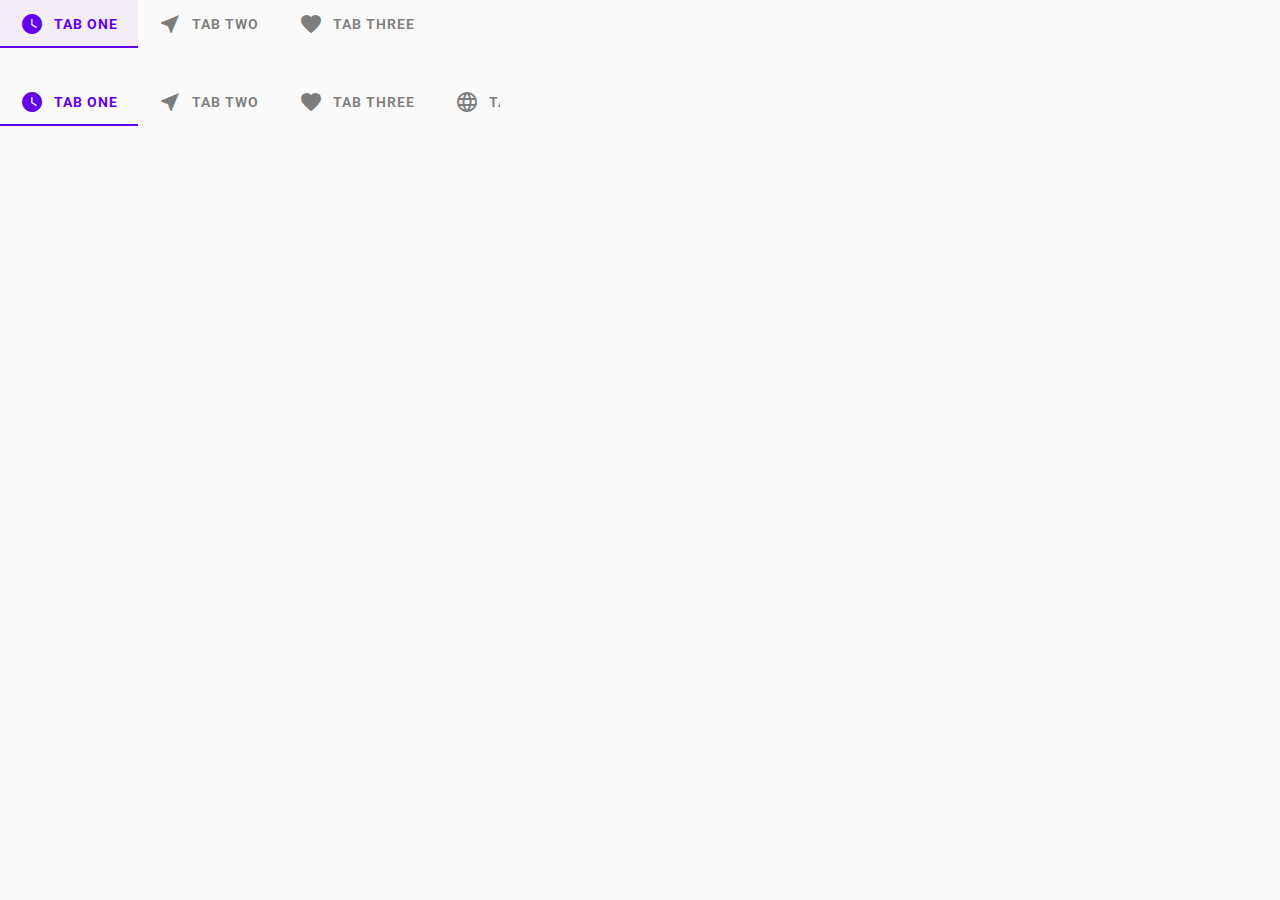
<file: components/tabs/index.html>
<!DOCTYPE html>
<html lang="en">
<head>
    <meta charset="UTF-8">
    <meta http-equiv="X-UA-Compatible" content="IE=edge">
    <meta name="viewport" content="width=device-width, initial-scale=1.0">
    <link href="https://fonts.googleapis.com/icon?family=Material+Icons"
    rel="stylesheet">
    <link rel="stylesheet" href="style.css">
    <title>Tabs component</title>
</head>
<body>
    <section>
        <div class="container">
            <button class="btn active"><span class="material-icons">watch_later</span> Tab one</button>
            <button class="btn"><span class="material-icons">near_me</span> Tab two</button>
            <button class="btn"><span class="material-icons">favorite</span> Tab three</button>
        </div>
    </section>

    <section>
        <div class="container">
            <button class="btn active"><span class="material-icons">watch_later</span> Tab one</button>
            <button class="btn"><span class="material-icons">near_me</span> Tab two</button>
            <button class="btn"><span class="material-icons">favorite</span> Tab three</button>
            <button class="btn"><span class="material-icons">language</span> Tab four</button>
            <button class="btn"><span class="material-icons">shopping_cart</span> Tab five</button>
            <button class="btn"><span class="material-icons">account_balance</span> Tab six</button>
            <button class="btn"><span class="material-icons">watch_later</span> Tab seven</button>
            <button class="btn"><span class="material-icons">tips_and_updates</span> Tab eight</button>
            <button class="btn"><span class="material-icons">rocket_launch</span> Tab nine</button>
        </div>
    </section>

    <script src="script.js"></script>
</body>
</html>
</file>
<file: style.css>
@import url('https://fonts.googleapis.com/css2?family=Roboto&display=swap');

* {
    box-sizing: border-box;
    margin: 0;
    padding: 0;
}

body {
    font-family: 'Roboto', sans-serif;
    background-color: #f7f7f7;
}

h1 {
    margin: 10px;
}

a {
    color: rgb(98, 0, 238);
    text-transform: uppercase;
    text-decoration: none;
    padding: 10px;
    font-size: 14px;
    font-weight: bold;
    letter-spacing: 2px;
    margin: 20px 10px;
}

a:hover {
    background-color: rgba(126, 74, 209, 0.1);
    border-radius: 5px;
}

section.links {
    display: flex;
    flex-wrap: wrap;
}
</file>
<file: components/badge/style.css>
@import url('https://fonts.googleapis.com/css2?family=Roboto&display=swap');

* {
    margin: 0;
    padding: 0;
    box-sizing: border-box;
}

body {
    font-family: 'Roboto', sans-serif;
    background-color: #FAFAFA;
}

p {
    margin: 20px;
}

button {
    cursor: pointer;
    font-family: inherit;
    font-size: 14px;
    font-weight: 600;
    padding: 8px 16px;
    letter-spacing: 1px;
    border: 0;
    border-radius: 4px;
    box-shadow: 0 2px 5px rgba(0,0,0,0.3);
    position: relative;
}

.badge {
    background-color: #3F51B5;
    color: #fff;
    font-size: 12px;
    font-weight: 600;
    padding: 2px 5px;
    border-radius: 50%;
}

.btn-action {
    background-color: #3F51B5;
    color: #fff;
}

.btn-hide {
    background-color: #fff;
}

.container {
    margin: 30px;
}

span.number {
    position: relative;
    top: -10px;
    left: -2px;
}

span.big-number {
    font-size: 24px;
    padding: 0 8px;
    position: relative;
    top: -10px;
    left: -8px;
}

span.num-left {
    background-color: #ff4081;
    position: absolute;
    top: -10px;
    left: -8px;
}

span.num-hide {
    position: absolute;
    top: -10px;
    right: -10px;
}

span.icon-parent {
    position: relative;
}

span.num-icon {
    background-color: #f44336; 
    padding: 5px;
    position: absolute;
    top: -22px;
    right: -12px;
}
</file>
<file: components/cards/cards.css>
@import url('https://fonts.googleapis.com/css2?family=Roboto&display=swap');

* {
    box-sizing: border-box;
    margin: 0;
    padding: 0;
}

body {
    font-family: 'Roboto', sans-serif;
    background-color: #f7f7f7;
}

a {
    text-decoration: none;
    color: #00000099;
}

img {
    width: 100%;
    height: 200px;
}

/* utility classes */

.cards-container {
    display: flex;
    flex-wrap: wrap;
}

.card-base-container{
    background-color: #fff;
    width: 400px;
    margin: 50px auto;
    border-radius: 5px;
    box-shadow: 0 2px 20px rgba(0,0,0,0.1);
    overflow: hidden;
}

.header {
    margin: 10px;
    padding: 0 10px
}

.header h2 {
    margin-bottom: 5px;
}

.header h4 {
    color: #0000008A;
}

.text {
    color: #0000008A;
    margin: 10px;
    padding: 0 10px;
}

.links {
    margin: 10px;
    padding: 0 10px;
    display: flex;
    justify-content: space-between;
    align-items: center;
}

a.btn-link {
    color: rgb(98, 0, 238);
    text-transform: uppercase;
    padding: 10px;
    font-size: 14px;
    font-weight: bold;
    letter-spacing: 2px;
}
a.btn-link:hover {
    background-color: rgba(126, 74, 209, 0.1);
    border-radius: 5px;
}

.links a span.material-icons {
    font-size: 24px;
    padding: 12px;
}

a.icon-link:hover {
    background-color: rgba(0,0,0,0.05);
    border-radius: 50%;
}

/* Specific card style */

.card-1 {
    display: flex;
    flex-direction: column;
}

.card-2 {
    position: relative;
    height: fit-content;
}

.card-2 .header {
    position: absolute;
    top: 35%;
    left: 0px;
    color: #fff;
}

.card-2 .header h4{
    color: #fff;
}

.card-3 {
    display: flex;
    flex-direction: column;
}

.card-3 .header {
    margin: 15px 10px;
    padding: 0 10px;
    order: -1;
}

.card-4 {
    height: fit-content;
}

.card-4 .links {
    display: flex;
    justify-content: flex-start;
}

.card-4 .links a.icon-link {
    display: none;
}

.card-5 .links {
    display: flex;
    justify-content: flex-end;
    align-items: center;
}

.card-5 .links a.btn-link {
    display: none;
}

.card-6 {
    display: flex;
    flex-wrap: wrap;
    height: fit-content;
}

.card-6 .img img {
    width: 110px;
    height: 110px;
    border-radius: 0 5px 0 0;
}

.card-6 .text {
    display: none;
}

.card-6 .links {
   flex-grow: 1;
}
</file>
<file: components/chips/chips.css>
@import url('https://fonts.googleapis.com/css2?family=Open+Sans&display=swap');

* {
    margin: 0;
    padding: 0;
    box-sizing: border-box;
}

body {
    font-family: 'Open Sans', sans-serif;
}

.container {
    display: flex;
    /* flex-direction: column; for stacked chips */
    flex-wrap: wrap;
    background-color: #F0F0F0;
    padding: 30px;
    gap: 10px;
}

.chip {
    /* width: 200px; for stacked chips */
    background-color: #E0E0E0;
    display: flex;
    justify-content: space-between;
    align-items: center;
    padding: 7px 12px;
    border-radius: 16px;
    cursor: default;
    transition: all 0.25s;
}

.chip:hover {
    background-color: rgba(0,0,0,0.2);
}

.material-icons {
    background-color: #929292;
    border-radius: 50%;
    font-size: inherit;
    margin-left: 8px;
}

.material-icons:hover {
    background-color: rgba(0,0,0,0.4);
    cursor: pointer;
}

.material-icons.user {
    font-size: 24px;
    margin: 0 8px 0 0;
    background-color: transparent;
}
</file>
<file: components/dialog/style.css>
@import url('https://fonts.googleapis.com/css2?family=Roboto&display=swap');

* {
    margin: 0;
    padding: 0;
    box-sizing: border-box;
}

body {
    font-family: 'Roboto', sans-serif;
    background-color: rgba(0,0,0,0.32);
}

h3 {
    font-size: 20px;
    padding: 10px;
}

p {
    color: #00000099;
    padding: 10px;
}

.container {
    background-color: #fff;
    padding: 10px;
    width: 250px;
    border-radius: 5px;
    margin: 20px;
    height: fit-content;
}

.dialog-1 .links {
    margin-top: 30px;
    display: flex;
    justify-content: flex-end; 
    align-items: center; 
}

.dialog-1 .links a {
    text-decoration: none;
    color: rgb(98, 0, 238);
    text-transform: uppercase;
    letter-spacing: 2px;
    font-size: 14px;
    font-weight: 600;
    padding: 8px;
}

.dialog-1 .links a:hover {
    background-color: rgba(98, 0, 238, 0.05);
    border-radius: 2px;
}

section.base-container {
    display: flex;
    flex-wrap: wrap;
}

.dialog-2 .links {
    margin-top: 10px;
    display: flex;
    flex-direction: column;
}

.dialog-2 .links a {
    display: flex;
    align-items: center;
    justify-content: flex-start;
    text-decoration: none;
    color: #000000de;
    padding: 8px;
}

.dialog-2 .links a:hover {
    background-color: rgba(0,0,0,0.05);
    border-radius: 2px;
}

.dialog-2 .action span.material-icons {
    font-size: 40px;
    color: rgba(0,0,0,0.38);
    margin-right: 10px;
}

.dialog-3 a {
    text-decoration: none;
    color: rgb(98, 0, 238);
    text-transform: uppercase;
    letter-spacing: 1px;
    font-weight: 600;
    padding: 8px;
}

.dialog-3 a:hover {
    background-color: rgba(98, 0, 238, 0.05);
    border-radius: 2px;
}

.dialog-3 .links {
    display: flex;
    flex-direction: column;
    gap: 10px;
    border-top: 1px solid rgba(0,0,0,0.1);
    border-bottom: 1px solid rgba(0,0,0,0.1);
    padding-top: 10px;
    max-height: 150px;
    overflow: auto;
}

.dialog-3 .links .radio-input {
    display: flex;
    align-items: center;
    padding: 5px 20px;
}

.dialog-3 input[type="radio"] {
    accent-color: rgb(98, 0, 238);
    width: 20px;
    height: 20px;
    cursor: pointer;
}

.dialog-3 label {
    color: #000000DE;
    margin-left: 10px;
    cursor: pointer;
}

.dialog-3 .action {
    display: flex;
    /* flex-direction: column; stacked btns */
    align-items: flex-end;
    padding: 10px;
}
</file>
<file: components/header/style.css>
@import url('https://fonts.googleapis.com/css2?family=Roboto&display=swap');

* {
    margin: 0;
    padding: 0;
    box-sizing: border-box;
}

body {
    font-family: 'Roboto', sans-serif;
    background-color: #F7F7F7;
    color: #fff;
}

.base-container {
    border: 2px solid #ccc;
    margin-bottom: 20px;
    height: 400px;
    overflow-y: auto;
}

.base-container .container {
    background-color: #6200EE;
    display: flex;
    justify-content: space-between;
    align-items: center;
    font-size: 20px;
    padding: 10px;
}

.left-nav {
    display: flex;
    align-items: center;
}

.left-nav span.material-icons {
    margin-right: 20px;
    padding: 12px;
}

.right-nav span.material-icons {
    padding: 12px;
}

span.material-icons:hover {
    background-color: rgba(255,255,255,0.1);
    border-radius: 50%;
    cursor: pointer;
}

div.dummy-text {
    color: #000;
    margin: 20px;
    text-align: justify;
}

p {
    margin: 10px;
}

/* fixed menu */
section.base-container .container.fixed-menu {
    position: fixed;
    right: 20px;
    width: 100%;
}

.dummy-text.fixed-para {
    margin-top: 90px;
}
</file>
<file: components/snackbar/style.css>
@import url('https://fonts.googleapis.com/css2?family=Roboto&display=swap');

* {
    margin: 0;
    padding: 0;
    box-sizing: border-box;
}

body {
    font-family: 'Roboto', sans-serif;
    background-color: #F2F2F2;
}

p {
    margin: 20px;
    text-align: justify;
}

a {
    text-decoration: none;
    text-transform: uppercase;
    color: #bb86fc;
    letter-spacing: 2px;
    font-weight: bold;
}

.container {
    background-color: #333333;
    color: #FFFFFFDE;
    font-size: 14px;
    padding: 5px;
    width: 400px;
    border-radius: 5px;
    box-shadow: 0 2px 5px rgba(0,0,0,0.5);
    position: fixed;
    /* margin: 20px; */
}

.container.leading {
    left: 30px;
    bottom: 30px;
    display: flex;
    justify-content: space-between;
    align-items: center;
}

.container.baseline {
    left: 50%;
    bottom: 30px;
    margin-left: -200px;
    display: flex;
    justify-content: space-between;
    align-items: center;
}

.container.stacked {
    right: 30px;
    bottom: 30px;
    flex-direction: column;
    justify-content: center;
    align-items: center;
    padding: 15px;
}

.container.stacked .stacked-cont {
    display: flex;
    justify-content: flex-end;
    align-items: center;
}

span.text {
    padding-left: 10px; 
}

span.material-icons {
    font-size: 16px;
    padding: 12px;
}

span.material-icons:hover {
    background-color: rgba(255,255,255,0.1);
    border-radius: 50%;
    cursor: pointer;
}
</file>
<file: components/tabs/style.css>
@import url('https://fonts.googleapis.com/css2?family=Roboto&display=swap');

* {
    margin: 0;
    padding: 0;
    box-sizing: border-box;
}

body {
    font-family: 'Roboto', sans-serif;
    background-color: #FAFAFA;
}

section {
    display: flex;
    width: 500px;
    overflow-x: scroll;
    margin-bottom: 30px;
}

section::-webkit-scrollbar {
    display:none;
}

.container {
    display: flex;
    justify-content: center;
    align-items: center;
    flex-shrink: 0;
}

.btn {
    display: flex;
    /* flex-direction: column; for icon on top */
    justify-content: center;
    align-items: center;
    position: relative;
    background-color: transparent;
    color: rgba(0,0,0,0.5);
    font-family: inherit;
    font-size: 14px;
    font-weight: bold;
    text-transform: uppercase;
    padding: 12px 20px;
    letter-spacing: 1px;
    cursor: pointer;
    border: none; 
}

.btn:hover {
    background-color: rgba(98, 0, 238, 0.05);
}

.active {
    color:rgb(98, 0, 238);
}

.active:after {
    content: '';
    width: 100%;
    height: 2px;
    position: absolute;
    left: 0;
    bottom: 0;
    background:rgb(98, 0, 238);
    transform-origin: 0% 100%;
    transition: all 0.3s ease-in;
}

.material-icons {
    padding-right: 10px;
}
</file>
